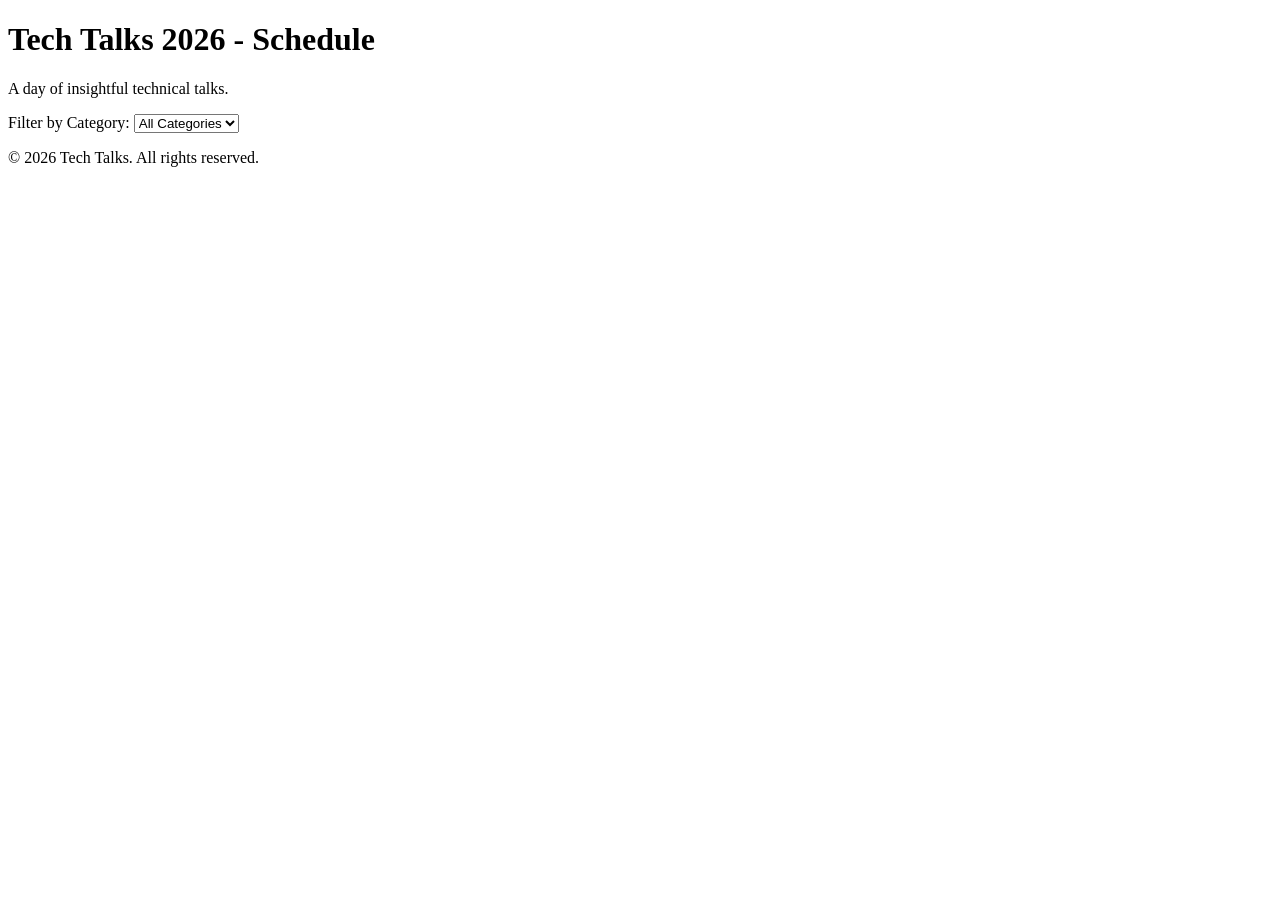
<file: index.html>
<!DOCTYPE html>
<html lang="en">
<head>
    <meta charset="UTF-8">
    <meta name="viewport" content="width=device-width, initial-scale=1.0">
    <title>Tech Talks 2026</title>
    <!-- Styles will be inlined here by build.js -->
</head>
<body>
    <header>
        <h1>Tech Talks 2026 - Schedule</h1>
        <p>A day of insightful technical talks.</p>
    </header>

    <main>
        <section class="filters">
            <label for="category-filter">Filter by Category:</label>
            <select id="category-filter">
                <option value="all">All Categories</option>
            </select>
        </section>

        <section id="schedule" class="schedule-grid">
            <!-- Talks will be rendered here by JavaScript -->
        </section>
    </main>

    <footer>
        <p>&copy; 2026 Tech Talks. All rights reserved.</p>
    </footer>

    <!-- Scripts and talk data will be inlined here by build.js -->
</body>
</html>
</file>
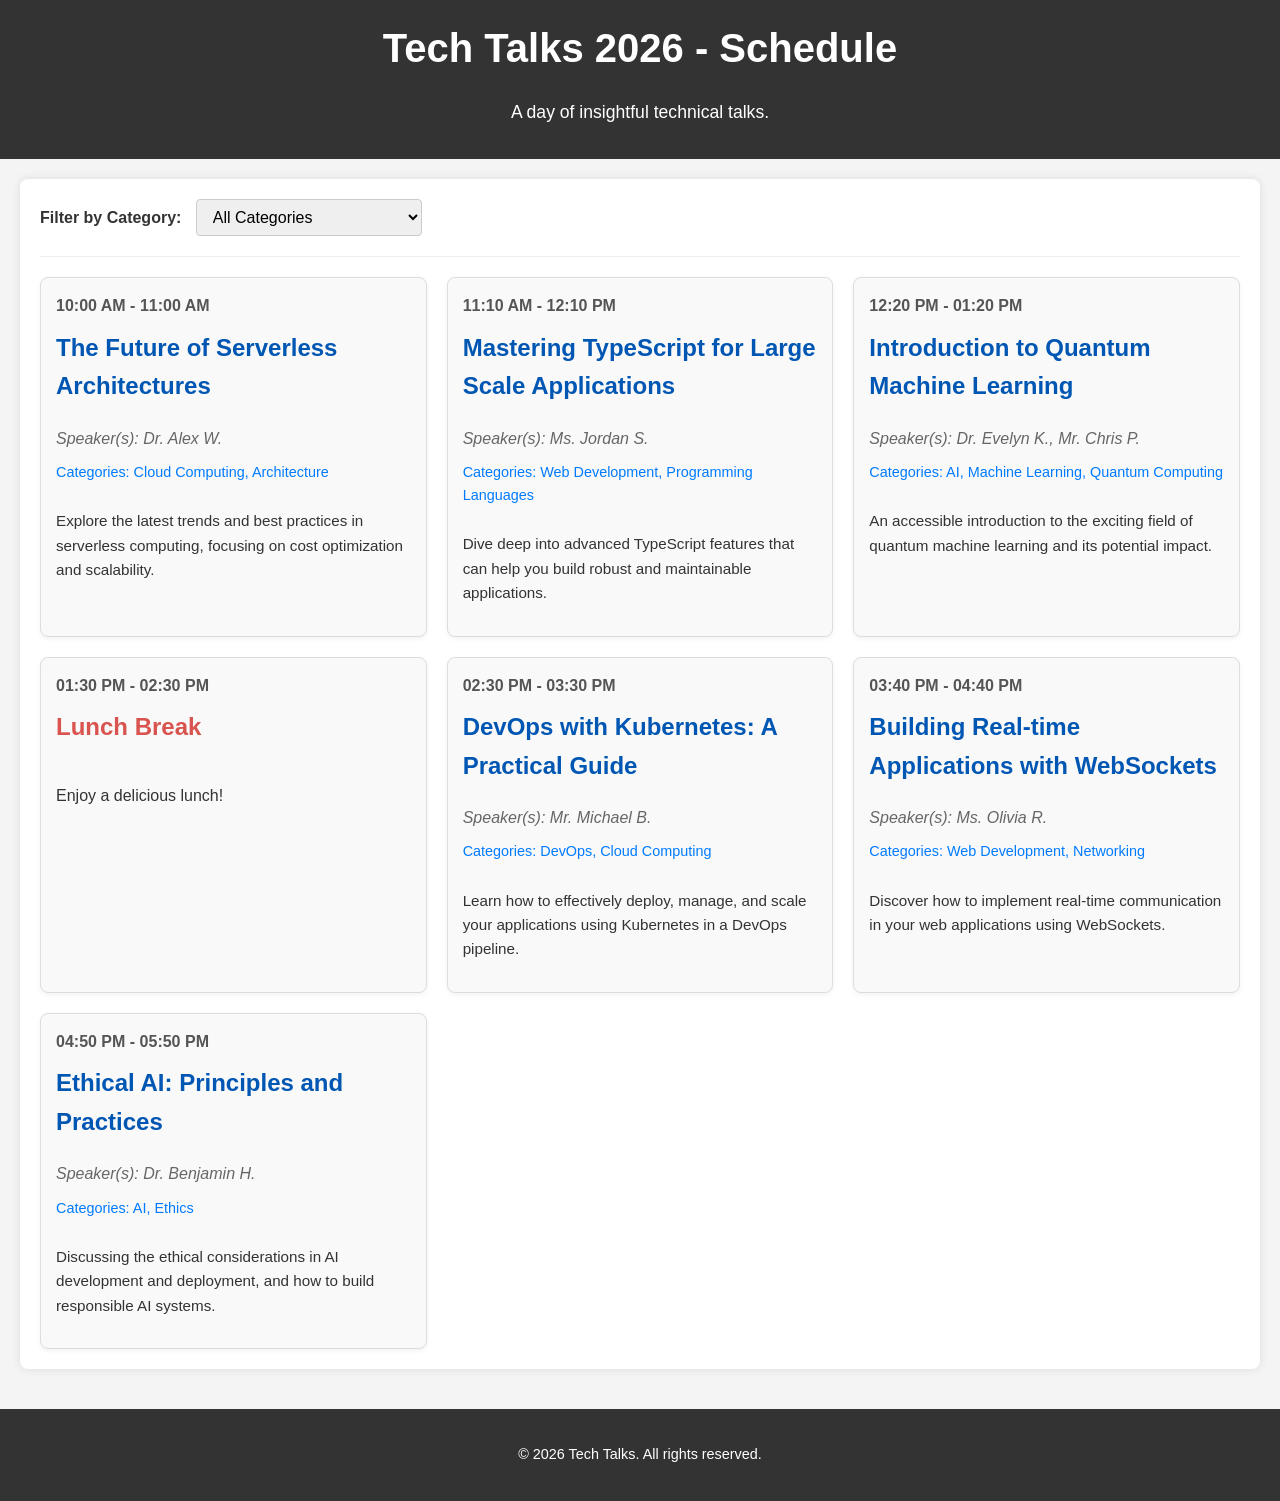
<file: output.html>
<!DOCTYPE html>
<html lang="en">
<head>
    <meta charset="UTF-8">
    <meta name="viewport" content="width=device-width, initial-scale=1.0">
    <title>Tech Talks 2026</title>
<style>
body {
    font-family: Arial, sans-serif;
    margin: 0;
    padding: 0;
    background-color: #f4f4f4;
    color: #333;
    line-height: 1.6;
}

header {
    background-color: #333;
    color: #fff;
    padding: 1rem 0;
    text-align: center;
}

header h1 {
    margin: 0;
    font-size: 2.5rem;
}

header p {
    font-size: 1.1rem;
}

main {
    padding: 20px;
    max-width: 1200px;
    margin: 20px auto;
    background-color: #fff;
    box-shadow: 0 0 10px rgba(0, 0, 0, 0.1);
    border-radius: 8px;
}

.filters {
    margin-bottom: 20px;
    padding-bottom: 20px;
    border-bottom: 1px solid #eee;
}

.filters label {
    font-weight: bold;
    margin-right: 10px;
}

.filters select {
    padding: 8px 12px;
    border: 1px solid #ccc;
    border-radius: 4px;
    font-size: 1rem;
}

.schedule-grid {
    display: grid;
    grid-template-columns: repeat(auto-fill, minmax(300px, 1fr));
    gap: 20px;
}

.talk-card, .break-card {
    background-color: #f9f9f9;
    border: 1px solid #ddd;
    border-radius: 8px;
    padding: 15px;
    box-shadow: 0 2px 5px rgba(0, 0, 0, 0.05);
    display: flex;
    flex-direction: column;
}

.talk-card h2, .break-card h2 {
    color: #0056b3;
    margin-top: 0;
    font-size: 1.5rem;
}

.break-card h2 {
    color: #d9534f; /* Red for breaks */
}

.talk-time, .break-time {
    font-weight: bold;
    color: #555;
    margin-bottom: 10px;
}

.talk-speakers {
    font-style: italic;
    color: #666;
    margin-bottom: 10px;
}

.talk-categories {
    font-size: 0.9em;
    color: #007bff;
    margin-bottom: 10px;
}

.talk-description {
    font-size: 0.95em;
    flex-grow: 1; /* Allows description to take available space */
}

footer {
    text-align: center;
    padding: 20px;
    margin-top: 40px;
    background-color: #333;
    color: #fff;
    font-size: 0.9em;
}

@media (max-width: 768px) {
    .schedule-grid {
        grid-template-columns: 1fr;
    }
}

    </style>
</head>
<body>
    <header>
        <h1>Tech Talks 2026 - Schedule</h1>
        <p>A day of insightful technical talks.</p>
    </header>

    <main>
        <section class="filters">
            <label for="category-filter">Filter by Category:</label>
            <select id="category-filter">
                <option value="all">All Categories</option>
            </select>
        </section>

        <section id="schedule" class="schedule-grid">
            <!-- Talks will be rendered here by JavaScript -->
        </section>
    </main>

    <footer>
        <p>&copy; 2026 Tech Talks. All rights reserved.</p>
    </footer>

<script>
const talksData = [
    {
        id: 'talk1',
        title: "The Future of Serverless Architectures",
        speakers: ["Dr. Alex W."],
        category: ["Cloud Computing", "Architecture"],
        duration: 60, // minutes
        description: "Explore the latest trends and best practices in serverless computing, focusing on cost optimization and scalability."
    },
    {
        id: 'talk2',
        title: "Mastering TypeScript for Large Scale Applications",
        speakers: ["Ms. Jordan S."],
        category: ["Web Development", "Programming Languages"],
        duration: 60,
        description: "Dive deep into advanced TypeScript features that can help you build robust and maintainable applications."
    },
    {
        id: 'talk3',
        title: "Introduction to Quantum Machine Learning",
        speakers: ["Dr. Evelyn K.", "Mr. Chris P."],
        category: ["AI", "Machine Learning", "Quantum Computing"],
        duration: 60,
        description: "An accessible introduction to the exciting field of quantum machine learning and its potential impact."
    },
    {
        id: 'talk4',
        title: "DevOps with Kubernetes: A Practical Guide",
        speakers: ["Mr. Michael B."],
        category: ["DevOps", "Cloud Computing"],
        duration: 60,
        description: "Learn how to effectively deploy, manage, and scale your applications using Kubernetes in a DevOps pipeline."
    },
    {
        id: 'talk5',
        title: "Building Real-time Applications with WebSockets",
        speakers: ["Ms. Olivia R."],
        category: ["Web Development", "Networking"],
        duration: 60,
        description: "Discover how to implement real-time communication in your web applications using WebSockets."
    },
    {
        id: 'talk6',
        title: "Ethical AI: Principles and Practices",
        speakers: ["Dr. Benjamin H."],
        category: ["AI", "Ethics"],
        duration: 60,
        description: "Discussing the ethical considerations in AI development and deployment, and how to build responsible AI systems."
    }
];

document.addEventListener('DOMContentLoaded', () => {
    const scheduleContainer = document.getElementById('schedule');
    const categoryFilter = document.getElementById('category-filter');

    // Populate category filter
    const allCategories = new Set();
    talksData.forEach(talk => {
        talk.category.forEach(cat => allCategories.add(cat));
    });
    Array.from(allCategories).sort().forEach(cat => {
        const option = document.createElement('option');
        option.value = cat;
        option.textContent = cat;
        categoryFilter.appendChild(option);
    });

    function formatTime(date) {
        return date.toLocaleTimeString([], { hour: '2-digit', minute: '2-digit' });
    }

    function renderSchedule(filteredTalks) {
        scheduleContainer.innerHTML = ''; // Clear previous schedule

        let currentTime = new Date();
        currentTime.setHours(10, 0, 0, 0); // Event starts at 10:00 AM

        const schedule = [];
        let talkIndex = 0;

        // Add talks and manage lunch break
        while (talkIndex < filteredTalks.length) {
            const talk = filteredTalks[talkIndex];

            // Check if it's time for lunch (after 3 talks)
            if (talkIndex === 3 && filteredTalks.length > 3) {
                const lunchStartTime = new Date(currentTime.getTime());
                schedule.push({
                    type: 'break',
                    title: 'Lunch Break',
                    startTime: lunchStartTime,
                    endTime: new Date(lunchStartTime.getTime() + (60 * 60 * 1000)), // 1 hour
                    description: 'Enjoy a delicious lunch!',
                    id: 'lunch-break'
                });
                currentTime = new Date(lunchStartTime.getTime() + (60 * 60 * 1000)); // Advance time by 1 hour for lunch
            }

            const talkStartTime = new Date(currentTime.getTime());
            const talkEndTime = new Date(talkStartTime.getTime() + (talk.duration * 60 * 1000));

            schedule.push({
                type: 'talk',
                ...talk,
                startTime: talkStartTime,
                endTime: talkEndTime
            });

            currentTime = new Date(talkEndTime.getTime());

            // Add transition time if it's not the last talk
            if (talkIndex < filteredTalks.length - 1) {
                currentTime = new Date(currentTime.getTime() + (10 * 60 * 1000)); // Add 10 minutes transition
            }
            talkIndex++;
        }

        // Render schedule items
        schedule.forEach(item => {
            if (item.type === 'talk') {
                const talkCard = document.createElement('div');
                talkCard.className = 'talk-card';
                talkCard.innerHTML = `
                    <div class="talk-time">${formatTime(item.startTime)} - ${formatTime(item.endTime)}</div>
                    <h2>${item.title}</h2>
                    <div class="talk-speakers">Speaker(s): ${item.speakers.join(', ')}</div>
                    <div class="talk-categories">Categories: ${item.category.join(', ')}</div>
                    <p class="talk-description">${item.description}</p>
                `;
                scheduleContainer.appendChild(talkCard);
            } else if (item.type === 'break') {
                const breakCard = document.createElement('div');
                breakCard.className = 'break-card';
                breakCard.innerHTML = `
                    <div class="break-time">${formatTime(item.startTime)} - ${formatTime(item.endTime)}</div>
                    <h2>${item.title}</h2>
                    <p class="break-description">${item.description}</p>
                `;
                scheduleContainer.appendChild(breakCard);
            }
        });
    }

    // Initial render
    renderSchedule(talksData);

    // Filter functionality
    categoryFilter.addEventListener('change', (event) => {
        const selectedCategory = event.target.value;
        if (selectedCategory === 'all') {
            renderSchedule(talksData);
        } else {
            const filteredTalks = talksData.filter(talk =>
                talk.category.includes(selectedCategory)
            );
            renderSchedule(filteredTalks);
        }
    });
});

    </script>
</body>
</html>
</file>
